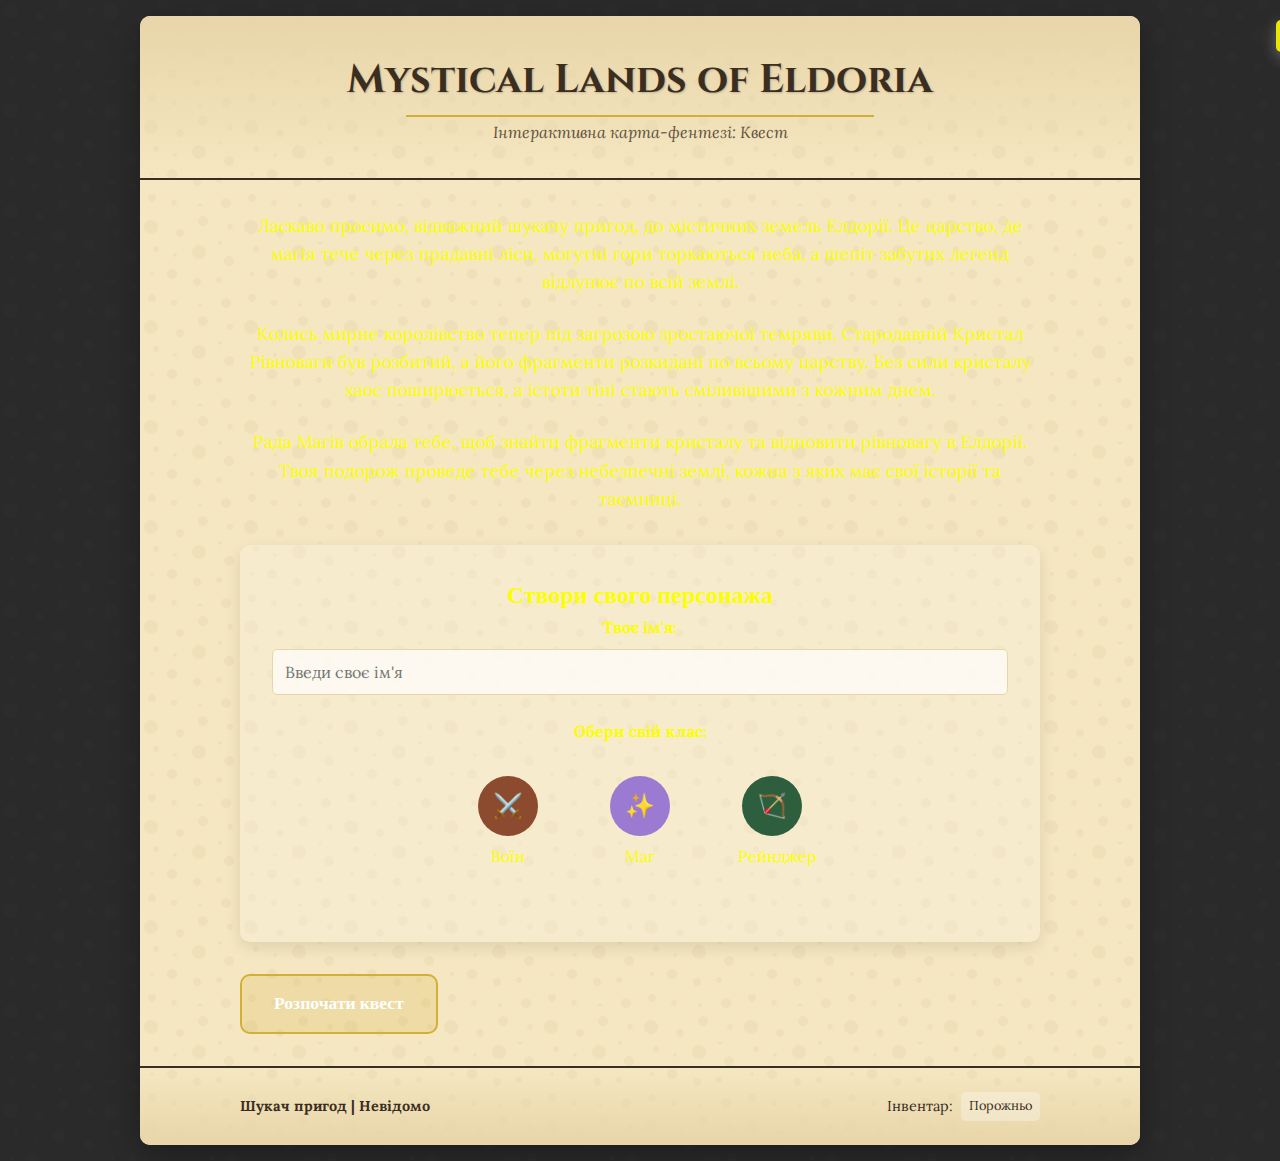
<file: index.html>
<!DOCTYPE html>
<html lang="uk">
<head>
    <meta charset="UTF-8">
    <meta name="viewport" content="width=device-width, initial-scale=1.0">
    <title>Містичні Землі Елдорії - Інтерактивний Квест на Мапі</title>
    <link rel="preconnect" href="https://fonts.googleapis.com">
    <link rel="preconnect" href="https://fonts.gstatic.com" crossorigin>
    <link href="https://fonts.googleapis.com/css2?family=Cinzel:wght@400;700&family=Lora:ital@0;1&display=swap" rel="stylesheet">
    <link rel="stylesheet" href="styles.css">
</head>
<body>

    <div class="game-container">
        <header>
            <h1>Mystical Lands of Eldoria</h1>
            <div class="subtitle">Інтерактивна карта-фентезі: Квест</div>
        </header>
        <main>
            <!-- Початковий екран -->
            <div class="game-screen start-screen active" id="start-screen">
                <p>Ласкаво просимо, відважний шукачу пригод, до містичних земель Елдорії. Це царство, де магія тече через прадавні ліси, могутні гори торкаються неба, а шепіт забутих легенд відлунює по всій землі.</p>
                
                <p>Колись мирне королівство тепер під загрозою зростаючої темряви. Стародавній Кристал Рівноваги був розбитий, а його фрагменти розкидані по всьому царству. Без сили кристалу хаос поширюється, а істоти тіні стають сміливішими з кожним днем.</p>
                
                <p>Рада Магів обрала тебе, щоб знайти фрагменти кристалу та відновити рівновагу в Елдорії. Твоя подорож проведе тебе через небезпечні землі, кожна з яких має свої історії та таємниці.</p>
                
                <div class="character-creation">
                    <h2>Створи свого персонажа</h2>
                    
                    <div class="input-group">
                        <label for="player-name">Твоє ім'я:</label>
                        <input type="text" id="player-name" placeholder="Введи своє ім'я">
                    </div>
                    
                    <div class="input-group">
                        <label>Обери свій клас:</label>
                        <div class="class-selection">
                            <div class="class-option" data-class="Воїн">
                                <div class="class-icon warrior-icon">⚔️</div>
                                <span>Воїн</span>
                            </div>
                            <div class="class-option" data-class="Маг">
                                <div class="class-icon mage-icon">✨</div>
                                <span>Маг</span>
                            </div>
                            <div class="class-option" data-class="Рейнджер">
                                <div class="class-icon ranger-icon">🏹</div>
                                <span>Рейнджер</span>
                            </div>
                        </div>
                    </div>
                </div>
                
                <button id="start-quest" class="choice-btn primary-btn">Розпочати квест</button>
            </div>
            
            <!-- Екран мапи -->
            <div class="game-screen" id="map-screen">
                <div class="map-container">
                    <div class="map-image">
                        <!-- Регіони на мапі -->
                        <div class="map-region forest-region" data-region="forest">
                            <span>Шепочучі Ліси</span>
                        </div>
                        
                        <div class="map-region mountain-region" data-region="mountain">
                            <span>Драконячі Вершини</span>
                        </div>
                        
                        <div class="map-region coastal-region" data-region="coastal">
                            <span>Сапфірові Береги</span>
                        </div>
                        
                        <div class="map-region desert-region" data-region="desert">
                            <span>Сонячні Піски</span>
                        </div>
                        
                        <div class="map-region castle-region" data-region="castle">
                            <span>Кришталева Цитадель</span>
                        </div>
                    </div>
                </div>
                
                <div class="story-container">
                    <div class="story-text">
                        <p>Перед тобою розкинулось царство Елдорії, земля стародавньої магії та забутих легенд. Кожен регіон містить фрагмент Кристалу Рівноваги, який чекає на своє відкриття.</p>
                        <p>Натисни на будь-який регіон, щоб розпочати там свою пригоду. Обирай мудро, бо кожен шлях має унікальні випробування та винагороди.</p>
                        <p class="quest-prompt">Де розпочнеться твоя подорож?</p>
                    </div>
                </div>
            </div>
            
            <!-- Екран лісового регіону -->
            <div class="game-screen" id="forest-screen">
                <div class="story-container">
                    <div class="story-image" style="background-color: var(--forest);"></div>
                    <div class="story-text">
                        <p>Шепочучі Ліси огортають тебе своїми прадавніми обіймами. Величезні дерева височіють над головою, їхні крони фільтрують сонячне світло, створюючи плямисті візерунки на вкритій мохом землі. Повітря насичене запахом землі та рослин.</p>
                        
                        <p>Заглиблюючись далі, ти починаєш чути шепіт — не від якогось видимого джерела, а від самого лісу. Дерева, здається, спілкуються, їхнє листя шелестить таємницями.</p>
                        
                        <p>Раптом ти натрапляєш на розвилку шляху:</p>
                        
                        <p><strong>Ліворуч</strong> вузька стежка звивається між стародавніми дубами. Стежку освітлюють світні гриби, пульсуючи ефірним блакитним світлом.</p>
                        
                        <p><strong>Праворуч</strong> ширша стежка веде до того, що здається галявиною. Ти бачиш сонячне світло, що струмує вниз, освітлюючи коло стоячих каменів.</p>
                        
                        <p class="quest-prompt">Яким шляхом ти підеш?</p>
                    </div>
                </div>
                
                <div class="choices-container">
                    <button class="choice-btn" data-target="forest-mushroom">
                        <span class="choice-icon forest-icon">🍄</span>
                        <div class="choice-text">
                            <h3>Слідувати за Грибною Стежкою</h3>
                            <p>Світні гриби можуть привести до чогось магічного.</p>
                        </div>
                    </button>
                    
                    <button class="choice-btn" data-target="forest-stones">
                        <span class="choice-icon forest-icon">🗿</span>
                        <div class="choice-text">
                            <h3>Прямувати до Кам'яного Кола</h3>
                            <p>Стародавні камені можуть містити ключ до знаходження фрагмента кристалу.</p>
                        </div>
                    </button>
                    
                    <button class="choice-btn" data-target="map-screen">
                        <span class="choice-icon return-icon">🗺️</span>
                        <div class="choice-text">
                            <h3>Повернутися до Мапи</h3>
                            <p>Цей ліс здається надто небезпечним. Краще спробувати інший регіон.</p>
                        </div>
                    </button>
                </div>
            </div>
            
            <!-- Ліс - Грибна Стежка -->
            <div class="game-screen" id="forest-mushroom">
                <div class="story-container">
                    <div class="story-image" style="background-color: var(--crystal);"></div>
                    <div class="story-text">
                        <p>Світні гриби освітлюють твій шлях ефірним блакитним світлом. Слідуючи за їхньою стежкою глибше в ліс, дерева стають ближче одне до одного, а крони згущуються над головою, блокуючи небо.</p>
                        
                        <p>Сяйво грибів посилюється, відкидаючи моторошні тіні, які, здається, рухаються власним життям. Шепіт лісу стає гучнішим, майже зрозумілим тепер.</p>
                        
                        <p>Раптом ти виходиш на невелику галявину, де домінує величезне, стародавнє дерево. Його стовбур ширший за будинок, а гілки сягають у темряву поза видимістю. Кора дерева світиться тим самим блакитним світлом, що й гриби.</p>
                        
                        <p>Біля підніжжя дерева сидить фігура — маленька, зморшкувата, зі шкірою, як кора, і волоссям, як мох. Лісовий охоронець дивиться на тебе очима, що відбивають блакитне сяйво навколо.</p>
                        
                        <p>"Мало хто знаходить цей шлях," говорить охоронець голосом, схожим на шелест листя. "Що ти шукаєш у серці Шепочучих Лісів?"</p>
                    </div>
                </div>
                
                <div class="choices-container">
                    <button class="choice-btn" data-target="forest-crystal">
                        <span class="choice-icon forest-icon">🔮</span>
                        <div class="choice-text">
                            <h3>Сказати правду</h3>
                            <p>Пояснити свій квест з пошуку Кристалу Рівноваги та відновлення гармонії в Елдорії.</p>
                        </div>
                    </button>
                    
                    <button class="choice-btn" data-target="forest-lie">
                        <span class="choice-icon forest-icon">🎭</span>
                        <div class="choice-text">
                            <h3>Приховати свою мету</h3>
                            <p>Заявити, що ти просто мандрівник, який заблукав у лісі.</p>
                        </div>
                    </button>
                    
                    <button class="choice-btn" data-target="forest-screen">
                        <span class="choice-icon return-icon">🔙</span>
                        <div class="choice-text">
                            <h3>Повернутися до розвилки в лісі</h3>
                            <p>Відступити і спробувати інший шлях.</p>
                        </div>
                    </button>
                </div>
            </div>
            
            <!-- Ліс - Кам'яне Коло -->
            <div class="game-screen" id="forest-stones">
                <div class="story-container">
                    <div class="story-image" style="background-color: var(--forest);"></div>
                    <div class="story-text">
                        <p>Ти виходиш на ідеально круглу галявину, де стародавні стоячі камені утворюють досконале коло. Кожен камінь вдвічі вищий за тебе, вкритий мохом і дивними символами, які, здається, зміщуються, коли ти не дивишся на них прямо.</p>
                        
                        <p>У центрі кола стоїть кам'яний вівтар, омитий променем сонячного світла, який якимось чином проникає крізь густу лісову крону. Повітря тут відчувається зарядженим стародавньою магією.</p>
                        
                        <p>Коли ти ступаєш між каменями і входиш у коло, ліс повністю замовкає. Жоден птах не співає, жоден листок не шелестить. Ніби ти ступив у кишеню часу, відокремлену від зовнішнього світу.</p>
                        
                        <p>На вівтарі ти помічаєш три невеликі заглиблення, розташовані трикутником. Здається, вони чекають, щоб у них щось поклали.</p>
                        
                        <p class="quest-prompt">Що ти робитимеш?</p>
                    </div>
                </div>
                
                <div class="choices-container">
                    <button class="choice-btn" data-target="forest-crystal">
                        <span class="choice-icon forest-icon">📜</span>
                        <div class="choice-text">
                            <h3>Вивчити символи</h3>
                            <p>Дослідити дивні позначки на стоячих каменях.</p>
                        </div>
                    </button>
                    
                    <button class="choice-btn" data-target="forest-crystal">
                        <span class="choice-icon forest-icon">🏛️</span>
                        <div class="choice-text">
                            <h3>Підійти до вівтаря</h3>
                            <p>Дослідити кам'яний вівтар у центрі кола.</p>
                        </div>
                    </button>
                    
                    <button class="choice-btn" data-target="forest-screen">
                        <span class="choice-icon return-icon">🔙</span>
                        <div class="choice-text">
                            <h3>Повернутися до розвилки в лісі</h3>
                            <p>Це місце здається надто дивним. Краще спробувати інший шлях.</p>
                        </div>
                    </button>
                </div>
            </div>
            
            <!-- Ліс - Знайдено кристал -->
            <div class="game-screen" id="forest-crystal">
                <div class="story-container">
                    <div class="story-image" style="background-color: var(--crystal);"></div>
                    <div class="story-text">
                        <p>Стародавня магія кружляє навколо тебе, і перед твоїми очима матеріалізується світний фрагмент кристалу. Він пульсує зеленою енергією, резонуючи з життєвою силою лісу.</p>
                        
                        <p>Коли ти простягаєш руку і береш кристал, енергія проходить через твоє тіло, відчуття, яке змушує тебе відчувати більший зв'язок зі світом навколо. Фрагмент кристалу пульсує світлом у ритмі з твоїм серцебиттям.</p>
                        
                        <p>"Ти довів свою гідність," шепоче голос крізь дерева. "Цей фрагмент Кристалу Рівноваги резонує з твоїм духом. Він добре служитиме тобі в твоїй подорожі."</p>
                        
                        <p>Голос затихає, але знання залишається. "Два фрагменти залишаються. Шукай їх у горах і морі. Коли всі три об'єднаються, повернись до Цитаделі, де кристал був вперше розбитий."</p>
                        
                        <p class="quest-prompt">Ти отримав Лісовий Фрагмент Кристалу!</p>
                    </div>
                </div>
                
                <div class="choices-container">
                    <button class="choice-btn" data-target="map-screen">
                        <span class="choice-icon return-icon">🗺️</span>
                        <div class="choice-text">
                            <h3>Повернутися до Мапи</h3>
                            <p>Продовжити свій квест за рештою фрагментів кристалу.</p>
                        </div>
                    </button>
                </div>
            </div>
            
            <!-- Ліс - Результат брехні -->
            <div class="game-screen" id="forest-lie">
                <div class="story-container">
                    <div class="story-image" style="background-color: var(--forest);"></div>
                    <div class="story-text">
                        <p>Ти стверджуєш, що ти простий мандрівник, який заблукав у величезному лісі. Очі охоронця трохи звужуються, і блакитне сяйво навколо них тьмяніє.</p>
                        
                        <p>"Дерева шепочуть мені правду, мандрівнику," тихо каже охоронець. "І вони кажуть мені, що ти не чесний. Ліс не відкриває своє серце тим, хто приховує свої наміри."</p>
                        
                        <p>Охоронець піднімається, на диво високий тепер. "Повертайся, коли будеш готовий говорити з правдою в серці. До тих пір глибші шляхи Шепочучих Лісів закриті для тебе."</p>
                        
                        <p>Жестом охоронець змушує світні гриби потьмяніти, залишаючи тебе майже в темряві. Коли твої очі пристосовуються, ти виявляєш себе знову на розвилці шляху, ніби ти ніколи не йшов.</p>
                        
                        <p class="quest-prompt">Охоронець відправив тебе назад. Що ти робитимеш тепер?</p>
                    </div>
                </div>
                
                <div class="choices-container">
                    <button class="choice-btn" data-target="forest-screen">
                        <span class="choice-icon return-icon">🔙</span>
                        <div class="choice-text">
                            <h3>Повернутися до розвилки в лісі</h3>
                            <p>Спробувати інший підхід або шлях.</p>
                        </div>
                    </button>
                    
                    <button class="choice-btn" data-target="map-screen">
                        <span class="choice-icon return-icon">🗺️</span>
                        <div class="choice-text">
                            <h3>Повернутися до Мапи</h3>
                            <p>Цей ліс надто таємничий. Краще спробувати інший регіон.</p>
                        </div>
                    </button>
                </div>
            </div>
            
            <!-- Гірський регіон -->
            <div class="game-screen" id="mountain-screen">
                <div class="story-container">
                    <div class="story-image" style="background-color: var(--mountain);"></div>
                    <div class="story-text">
                        <p>Шлях до Драконячих Вершин стає крутішим з кожним кроком. Холодні вітри шмагають тебе, коли ти піднімаєшся вище, і повітря стає розрідженим. Далеко внизу ти бачиш ліси та рівнини Елдорії, що простягаються до горизонту.</p>
                        
                        <p>Після годин підйому ти досягаєш плато, де шлях розділяється. На розвилці стоїть вивітрений знак, його напис вицвів, але все ще читабельний.</p>
                        
                        <p>Один шлях веде вгору до зубчастої вершини. Згідно зі знаком, це шлях до Драконячого Гнізда, де, як кажуть, живе легендарний дракон Вогнекіготь.</p>
                        
                        <p>Інший шлях веде в бік гори — вхід до покинутих гномських шахт. Темний отвір частково обвалився, але здається, є достатньо місця, щоб увійти.</p>
                        
                        <p class="quest-prompt">Яким шляхом ти підеш?</p>
                    </div>
                </div>
                
                <div class="choices-container">
                    <button class="choice-btn" data-target="mountain-crystal">
                        <span class="choice-icon mountain-icon">🐉</span>
                        <div class="choice-text">
                            <h3>Піднятися до Драконячого Гнізда</h3>
                            <p>Відважитися на небезпечну вершину, щоб знайти легендарного дракона.</p>
                        </div>
                    </button>
                    
                    <button class="choice-btn" data-target="mountain-crystal">
                        <span class="choice-icon mountain-icon">⛏️</span>
                        <div class="choice-text">
                            <h3>Увійти до Гномських Шахт</h3>
                            <p>Дослідити покинуті тунелі під горою.</p>
                        </div>
                    </button>
                    
                    <button class="choice-btn" data-target="map-screen">
                        <span class="choice-icon return-icon">🗺️</span>
                        <div class="choice-text">
                            <h3>Повернутися до Мапи</h3>
                            <p>Гора здається надто небезпечною. Краще спробувати інший регіон.</p>
                        </div>
                    </button>
                </div>
            </div>
            
            <!-- Гори - Знайдено кристал -->
            <div class="game-screen" id="mountain-crystal">
                <div class="story-container">
                    <div class="story-image" style="background-color: var(--mountain);"></div>
                    <div class="story-text">
                        <p>Після складної подорожі через гору ти відкриваєш приховану камеру, де стародавня магія зберегла фрагмент Кристалу Рівноваги.</p>
                        
                        <p>Кристальний осколок світиться сріблясто-блакитним світлом, пульсуючи зі стійкою силою самих гір. Коли ти простягаєш руку, щоб взяти його, ти відчуваєш приплив сили, що проходить крізь тебе.</p>
                        
                        <p>Кристал резонує з твоїм дотиком, і ти чуєш відлуння стародавніх голосів у своєму розумі: "Другий фрагмент твій, шукачу. Знайди третій у глибинах моря, потім повернись до Цитаделі, де кристал був вперше розбитий."</p>
                        
                        <p>Голоси затихають, але кристал продовжує пульсувати енергією в твоїй руці, маяк надії для проблемної землі Елдорії.</p>
                        
                        <p class="quest-prompt">Ти отримав Гірський Фрагмент Кристалу!</p>
                    </div>
                </div>
                
                <div class="choices-container">
                    <button class="choice-btn" data-target="map-screen">
                        <span class="choice-icon return-icon">🗺️</span>
                        <div class="choice-text">
                            <h3>Повернутися до Мапи</h3>
                            <p>Продовжити свій квест за останнім фрагментом кристалу.</p>
                        </div>
                    </button>
                </div>
            </div>
            
            <!-- Прибережний регіон -->
            <div class="game-screen" id="coastal-screen">
                <div class="story-container">
                    <div class="story-image" style="background-color: var(--coastal);"></div>
                    <div class="story-text">
                        <p>Прибережне місто Сапфірові Береги з'являється перед тобою, коли ти долаєш останній пагорб. Білі будинки з блакитними дахами скупчуються навколо природної гавані, де рибальські човни м'яко погойдуються в бірюзових водах.</p>
                        
                        <p>Коли ти входиш у місто, запах солі та риби наповнює повітря. Місцеві жителі займаються своїми справами, лагодять сіті та продають денний улов. Кілька з них кидають на тебе цікаві погляди — незнайомці тут не часті гості.</p>
                        
                        <p>Ти помічаєш три цікаві місця: жвава прибережна таверна під назвою "Солона Чайка", таємничий магазин з вивіскою, що зображує щупальце, яке тримає кристал, і вивітрений рибалка, який сидить сам на пірсі і, здається, спостерігає за горизонтом з незвичайною інтенсивністю.</p>
                        
                        <p class="quest-prompt">Куди ти підеш спочатку?</p>
                    </div>
                </div>
                
                <div class="choices-container">
                    <button class="choice-btn" data-target="coastal-crystal">
                        <span class="choice-icon coastal-icon">🍺</span>
                        <div class="choice-text">
                            <h3>Відвідати "Солону Чайку"</h3>
                            <p>Таверни завжди хороші місця для інформації.</p>
                        </div>
                    </button>
                    
                    <button class="choice-btn" data-target="coastal-crystal">
                        <span class="choice-icon coastal-icon">🔮</span>
                        <div class="choice-text">
                            <h3>Увійти до Таємничого Магазину</h3>
                            <p>Вивіска з щупальцем і кристалом здається пов'язаною з твоїм квестом.</p>
                        </div>
                    </button>
                    
                    <button class="choice-btn" data-target="coastal-crystal">
                        <span class="choice-icon coastal-icon">🎣</span>
                        <div class="choice-text">
                            <h3>Підійти до Рибалки</h3>
                            <p>Він, здається, спостерігає за чимось конкретним.</p>
                        </div>
                    </button>
                    
                    <button class="choice-btn" data-target="map-screen">
                        <span class="choice-icon return-icon">🗺️</span>
                        <div class="choice-text">
                            <h3>Повернутися до Мапи</h3>
                            <p>Нічого цікавого тут. Краще спробувати інший регіон.</p>
                        </div>
                    </button>
                </div>
            </div>
            
            <!-- Узбережжя - Знайдено кристал -->
            <div class="game-screen" id="coastal-crystal">
                <div class="story-container">
                    <div class="story-image" style="background-color: var(--coastal);"></div>
                    <div class="story-text">
                        <p>Твоя подорож вздовж узбережжя приводить тебе до прихованої бухти, де хвилі вирізали таємничий грот у скелях. Всередині, освітлений ефірним сяйвом біолюмінесцентних водоростей, ти знаходиш третій фрагмент Кристалу Рівноваги.</p>
                        
                        <p>Цей осколок світиться глибоким лазуровим світлом, що тече і змінюється, як самі припливи. Коли ти простягаєш руку, щоб взяти його, кристал піднімається зі свого місця і пливе в твою руку.</p>
                        
                        <p>Прохолодна енергія омиває тебе, як ніжна хвиля, і ти чуєш віддалений звук голосів, що несуться на морському бризі: "Останній фрагмент твій. Повертайся тепер до Кришталевої Цитаделі, де три мають знову стати одним."</p>
                        
                        <p>Кристал пульсує в твоїй руці, резонуючи з іншими фрагментами, які ти зібрав. Ти відчуваєш, як накопичується сила, чекаючи на об'єднання.</p>
                        
                        <p class="quest-prompt">Ти отримав Прибережний Фрагмент Кристалу!</p>
                    </div>
                </div>
                
                <div class="choices-container">
                    <button class="choice-btn" data-target="map-screen">
                        <span class="choice-icon return-icon">🗺️</span>
                        <div class="choice-text">
                            <h3>Повернутися до Мапи</h3>
                            <p>Час вирушати до Кришталевої Цитаделі.</p>
                        </div>
                    </button>
                </div>
            </div>
            
            <!-- Пустельний регіон -->
            <div class="game-screen" id="desert-screen">
                <div class="story-container">
                    <div class="story-image" style="background-color: var(--desert);"></div>
                    <div class="story-text">
                        <p>Палюча спека Сонячних Пісків вдаряє тебе, як стіна, коли ти входиш у величезну пустелю. Золоті дюни простягаються, наскільки сягає око, мерехтячи під невблаганним сонцем. Повітря сухе, і кожен подих відчувається як вогонь у твоїх легенях.</p>
                        
                        <p>Вдалині ти помічаєш караван торговців, що прокладає свій шлях через піски. Їхні барвисті намети і прапори виділяються на тлі одноманітного ландшафту.</p>
                        
                        <p>На сході дивне скельне утворення піднімається з пустельної підлоги. Воно нагадує величезну руку, що тягнеться до неба, і, здається, відкидає тінь, яка неприродно довга.</p>
                        
                        <p>Прямо попереду, напівзакопаний у піску, ти можеш розрізнити те, що здається входом до стародавнього храму, його кам'яний дверний проріз прикрашений вицвілими ієрогліфами.</p>
                        
                        <p class="quest-prompt">Куди ти підеш?</p>
                    </div>
                </div>
                
                <div class="choices-container">
                    <button class="choice-btn" data-target="map-screen">
                        <span class="choice-icon desert-icon">🐪</span>
                        <div class="choice-text">
                            <h3>Підійти до Каравану</h3>
                            <p>Торговці можуть мати цінну інформацію або припаси.</p>
                        </div>
                    </button>
                    
                    <button class="choice-btn" data-target="map-screen">
                        <span class="choice-icon desert-icon">🗿</span>
                        <div class="choice-text">
                            <h3>Дослідити Скельне Утворення</h3>
                            <p>Неприродна тінь свідчить про те, що в ньому може бути більше, ніж здається на перший погляд.</p>
                        </div>
                    </button>
                    
                    <button class="choice-btn" data-target="map-screen">
                        <span class="choice-icon desert-icon">🏛️</span>
                        <div class="choice-text">
                            <h3>Дослідити Стародавній Храм</h3>
                            <p>Храм може містити стародавні таємниці та скарби.</p>
                        </div>
                    </button>
                    
                    <button class="choice-btn" data-target="map-screen">
                        <span class="choice-icon return-icon">🗺️</span>
                        <div class="choice-text">
                            <h3>Повернутися до Мапи</h3>
                            <p>Спека нестерпна. Краще спробувати інший регіон.</p>
                        </div>
                    </button>
                </div>
            </div>
            
            <!-- Регіон замку -->
            <div class="game-screen" id="castle-screen">
                <div class="story-container">
                    <div class="story-image" style="background-color: var(--castle);"></div>
                    <div class="story-text">
                        <p>Кришталева Цитадель стоїть перед тобою, диво архітектури та магії. Шпилі з кристалу та каменю тягнуться до неба, ловлячи сонячне світло і заломлюючи його в тисячі райдужних візерунків, що танцюють по подвір'ю.</p>
                        
                        <p>Цитадель колись була місцем влади для Ради Магів, але тепер вона стоїть моторошно тихо. Масивні ворота відкриті, але жодна варта не стоїть на сторожі. Щось явно не так.</p>
                        
                        <p>Коли ти наближаєшся, ти помічаєш три можливі входи: головні ворота ведуть до великої зали, бічні двері, здається, ведуть до бібліотечної вежі, а частково прихований сходи спускається в те, що має бути підземеллями цитаделі.</p>
                        
                        <p class="quest-prompt">Який вхід ти обереш?</p>
                    </div>
                </div>
                
                <div class="choices-container">
                    <button class="choice-btn" data-target="castle-finale">
                        <span class="choice-icon castle-icon">🏰</span>
                        <div class="choice-text">
                            <h3>Увійти до Великої Зали</h3>
                            <p>Найпрямішим шляхом можна знайти відповіді про зниклих магів.</p>
                        </div>
                    </button>
                    
                    <button class="choice-btn" data-target="castle-finale">
                        <span class="choice-icon castle-icon">📚</span>
                        <div class="choice-text">
                            <h3>Піднятися до Бібліотечної Вежі</h3>
                            <p>Стародавні томи можуть містити інформацію про Кристал Рівноваги.</p>
                        </div>
                    </button>
                    
                    <button class="choice-btn" data-target="castle-finale">
                        <span class="choice-icon castle-icon">🔒</span>
                        <div class="choice-text">
                            <h3>Спуститися до Підземель</h3>
                            <p>Щось цінне може бути приховане в глибинах цитаделі.</p>
                        </div>
                    </button>
                    
                    <button class="choice-btn" data-target="map-screen">
                        <span class="choice-icon return-icon">🗺️</span>
                        <div class="choice-text">
                            <h3>Повернутися до Мапи</h3>
                            <p>Покинута цитадель здається надто небезпечною. Краще спробувати інший регіон.</p>
                        </div>
                    </button>
                </div>
            </div>
            
            <!-- Замок - Фінал -->
            <div class="game-screen" id="castle-finale">
                <div class="story-container">
                    <div class="story-image" style="background-color: var(--crystal);"></div>
                    <div class="story-text">
                        <p>Твоя подорож через Кришталеву Цитадель приводить тебе до величної центральної зали. Промінь світла сяє вниз з кришталевого купола високо вгорі, освітлюючи п'єдестал у центрі кімнати.</p>
                        
                        <p>П'єдестал має три заглиблення, ідеально сформовані, щоб тримати фрагменти кристалу, які ти зібрав. Коли ти наближаєшся, фрагменти починають світитися і вібрувати, резонуючи з енергією цього священного місця.</p>
                        
                        <p>Ти кладеш кожен фрагмент у відповідне заглиблення. У момент, коли третій фрагмент торкається п'єдесталу, сліпуче світло заповнює залу. Фрагменти піднімаються в повітря, обертаючись і зливаючись разом, поки не утворюють єдиний, досконалий кристал.</p>
                        
                        <p>Відновлений Кристал Рівноваги пульсує силою, посилаючи хвилі цілющої енергії по всій Елдорії. Ти можеш відчути, як сама земля відповідає, коли рівновага починає повертатися до проблемного царства.</p>
                        
                        <p>Перед тобою з'являється мерехтлива фігура — дух самого Кристалу, що приймає людську форму.</p>
                        
                        <p>"Чемпіоне Елдорії," говорить дух, його голос як дзвін кристалу. "Ти відновив те, що було розбито, і приніс рівновагу світу на межі хаосу. Царство зцілиться, і мир повернеться."</p>
                        
                        <p>"Твоє ім'я буде пам'ятатися в піснях і історіях Елдорії протягом поколінь."</p>
                        
                        <p class="quest-prompt">Вітаємо! Ти завершив свій квест і відновив рівновагу в Елдорії!</p>
                    </div>
                </div>
                
                <div class="choices-container">
                    <button class="choice-btn" data-target="start-screen">
                        <span class="choice-icon return-icon">🔄</span>
                        <div class="choice-text">
                            <h3>Розпочати Нову Пригоду</h3>
                            <p>Почати новий квест з іншим персонажем.</p>
                        </div>
                    </button>
                </div>
            </div>
        </main>
        
        <footer>
            <div class="game-status">
                <div id="player-stats">
                    <span id="player-name-display">Шукач пригод</span> | 
                    <span id="player-class-display">Невідомо</span>
                </div>
                <div id="inventory">
                    <span>Інвентар:</span>
                    <ul id="inventory-list">
                        <li>Порожньо</li>
                    </ul>
                </div>
            </div>
        </footer>
    </div>
    
    <div id="notification" class="notification"></div>
    
    <script>
        // Стан гри
        const gameState = {
            playerName: "Шукач пригод",
            playerClass: "Невідомо",
            inventory: [],
            visitedLocations: []
        };
        
        // DOM Елементи
        const startQuestBtn = document.getElementById('start-quest');
        const playerNameInput = document.getElementById('player-name');
        const classOptions = document.querySelectorAll('.class-option');
        const choiceButtons = document.querySelectorAll('.choice-btn');
        const playerNameDisplay = document.getElementById('player-name-display');
        const playerClassDisplay = document.getElementById('player-class-display');
        const inventoryList = document.getElementById('inventory-list');
        const notification = document.getElementById('notification');
        
        // Ініціалізація гри
        function initGame() {
            // Вибір класу
            classOptions.forEach(option => {
                option.addEventListener('click', function() {
                    classOptions.forEach(opt => opt.classList.remove('selected'));
                    this.classList.add('selected');
                    gameState.playerClass = this.getAttribute('data-class');
                });
            });
            
            // Кнопка початку квесту
            startQuestBtn.addEventListener('click', function() {
                const playerName = playerNameInput.value.trim();
                if (playerName === "") {
                    showNotification("Будь ласка, введіть своє ім'я перед початком квесту.");
                    return;
                }
                
                if (!gameState.playerClass) {
                    showNotification("Будь ласка, оберіть свій клас перед початком квесту.");
                    return;
                }
                
                gameState.playerName = playerName;
                playerNameDisplay.textContent = gameState.playerName;
                playerClassDisplay.textContent = gameState.playerClass;
                
                showScreen('map-screen');
                saveGameState();
            });
            
            // Кнопки вибору
            document.addEventListener('click', function(e) {
                const button = e.target.closest('.choice-btn');
                if (button) {
                    const targetScreen = button.getAttribute('data-target');
                    if (targetScreen) {
                        // Перевірка, чи цей вибір дає предмет
                        if (targetScreen.includes('crystal') && !gameState.inventory.includes(`${targetScreen.split('-')[0]} Фрагмент Кристалу`)) {
                            addToInventory(`${targetScreen.split('-')[0]} Фрагмент Кристалу`);
                        }
                        
                        showScreen(targetScreen);
                    }
                }
            });
            
            // Кліки по регіонах на мапі
            document.querySelectorAll('.map-region').forEach(region => {
                region.addEventListener('click', function() {
                    const regionId = this.getAttribute('data-region');
                    showScreen(`${regionId}-screen`);
                    
                    if (!gameState.visitedLocations.includes(regionId)) {
                        gameState.visitedLocations.push(regionId);
                        saveGameState();
                    }
                });
            });
            
            // Завантаження стану гри, якщо існує
            loadGameState();
        }
        
        // Показати екран
        function showScreen(screenId) {
            document.querySelectorAll('.game-screen').forEach(screen => {
                screen.classList.remove('active');
            });
            
            const targetScreen = document.getElementById(screenId);
            if (targetScreen) {
                targetScreen.classList.add('active');
            }
        }
        
        // Додати предмет до інвентаря
        function addToInventory(item) {
            if (!gameState.inventory.includes(item)) {
                gameState.inventory.push(item);
                updateInventoryDisplay();
                showNotification(`Предмет отримано: ${item}`);
                saveGameState();
            }
        }
        
        // Оновити відображення інвентаря
        function updateInventoryDisplay() {
            inventoryList.innerHTML = '';
            
            if (gameState.inventory.length === 0) {
                const emptyItem = document.createElement('li');
                emptyItem.textContent = 'Порожньо';
                inventoryList.appendChild(emptyItem);
            } else {
                gameState.inventory.forEach(item => {
                    const listItem = document.createElement('li');
                    listItem.textContent = item;
                    inventoryList.appendChild(listItem);
                });
            }
        }
        
        // Показати сповіщення
        function showNotification(message) {
            notification.textContent = message;
            notification.classList.add('show');
            
            setTimeout(() => {
                notification.classList.remove('show');
            }, 3000);
        }
        
        // Зберегти стан гри
        function saveGameState() {
            localStorage.setItem('fantasyQuestState', JSON.stringify(gameState));
        }
        
        // Завантажити стан гри
        function loadGameState() {
            const savedState = localStorage.getItem('fantasyQuestState');
            if (savedState) {
                const parsedState = JSON.parse(savedState);
                gameState.playerName = parsedState.playerName || "Шукач пригод";
                gameState.playerClass = parsedState.playerClass || "Невідомо";
                gameState.inventory = parsedState.inventory || [];
                gameState.visitedLocations = parsedState.visitedLocations || [];
                
                playerNameDisplay.textContent = gameState.playerName;
                playerClassDisplay.textContent = gameState.playerClass;
                updateInventoryDisplay();
            }
        }
        
        // Ініціалізувати гру
        initGame();
    </script>
</body>
</html>
</file>
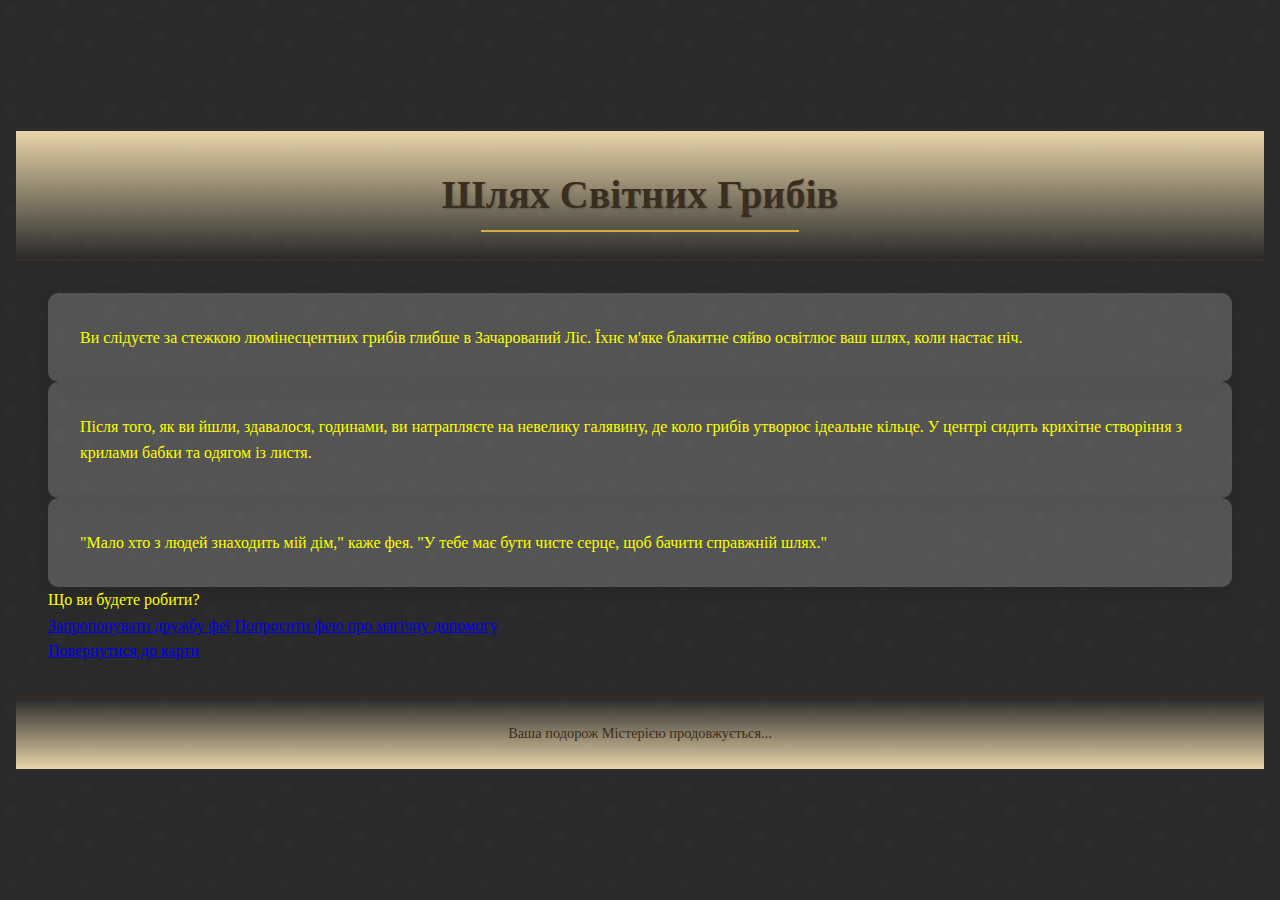
<file: forest-path1.html>
<!DOCTYPE html>
<html lang="uk">
<head>
    <meta charset="UTF-8">
    <meta name="viewport" content="width=device-width, initial-scale=1.0">
    <title>Слідуючи за світними грибами | Містерія</title>
    <link rel="stylesheet" href="styles.css">
</head>
<body class="story-page forest-theme">
    <div class="container">
        <header>
            <h1>Шлях Світних Грибів</h1>
        </header>

        <main>
            <div class="story-content">
                <p class="story-text">Ви слідуєте за стежкою люмінесцентних грибів глибше в Зачарований Ліс. Їхнє м'яке блакитне сяйво освітлює ваш шлях, коли настає ніч.</p>
                
                <p class="story-text">Після того, як ви йшли, здавалося, годинами, ви натрапляєте на невелику галявину, де коло грибів утворює ідеальне кільце. У центрі сидить крихітне створіння з крилами бабки та одягом із листя.</p>
                
                <p class="story-text">"Мало хто з людей знаходить мій дім," каже фея. "У тебе має бути чисте серце, щоб бачити справжній шлях."</p>
                
                <div class="choices">
                    <p>Що ви будете робити?</p>
                    <a href="fairy-friend.html" class="choice">Запропонувати дружбу феї</a>
                    <a href="fairy-request.html" class="choice">Попросити фею про магічну допомогу</a>
                </div>
                
                <a href="index.html" class="return-map">Повернутися до карти</a>
            </div>
        </main>

        <footer>
            <p>Ваша подорож Містерією продовжується...</p>
        </footer>
    </div>
</body>
</html>
</file>
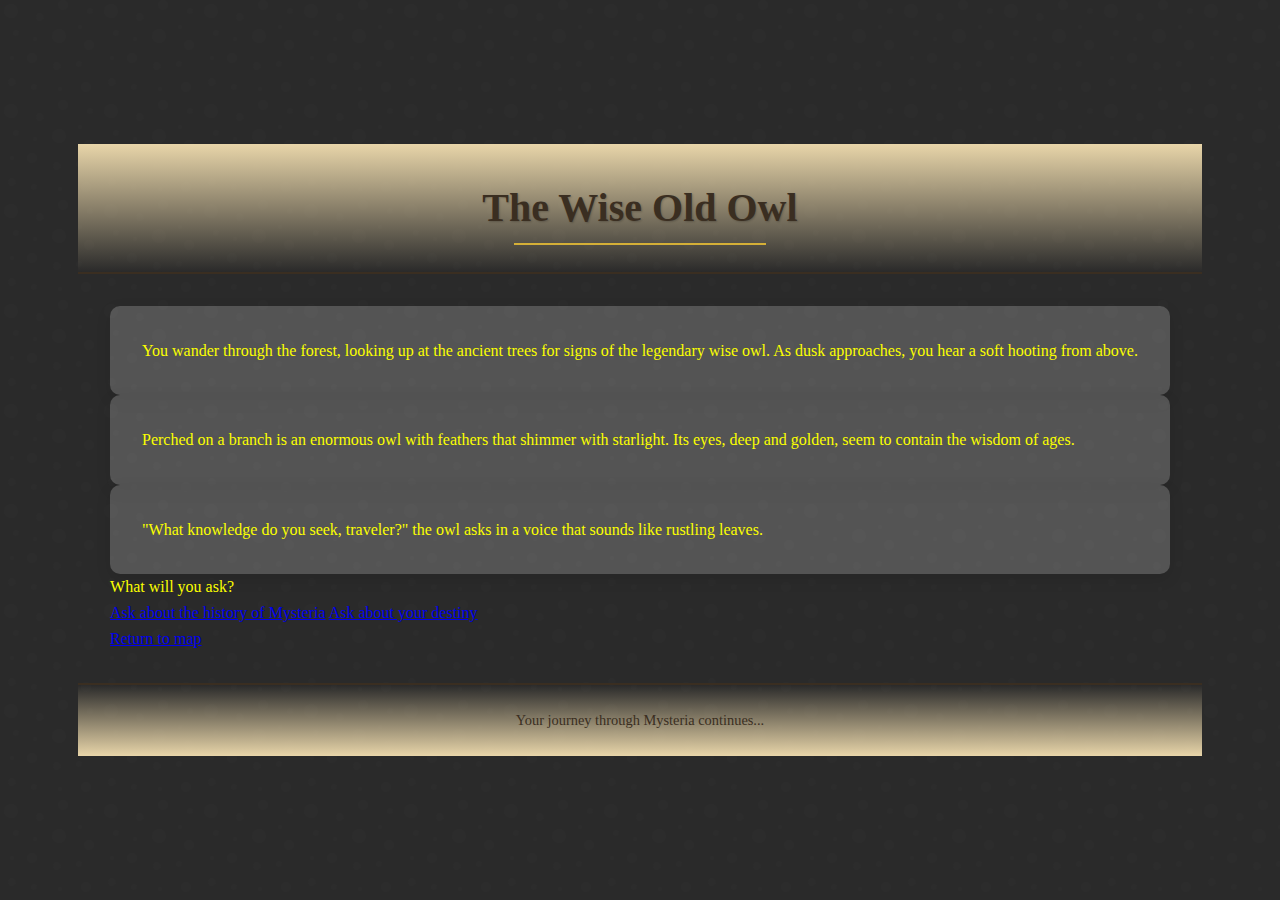
<file: forest-path2.html>
<!DOCTYPE html>
<html lang="en">
<head>
    <meta charset="UTF-8">
    <meta name="viewport" content="width=device-width, initial-scale=1.0">
    <title>Seeking the Wise Owl | Mysteria</title>
    <link rel="stylesheet" href="styles.css">
</head>
<body class="story-page forest-theme">
    <div class="container">
        <header>
            <h1>The Wise Old Owl</h1>
        </header>

        <main>
            <div class="story-content">
                <p class="story-text">You wander through the forest, looking up at the ancient trees for signs of the legendary wise owl. As dusk approaches, you hear a soft hooting from above.</p>
                
                <p class="story-text">Perched on a branch is an enormous owl with feathers that shimmer with starlight. Its eyes, deep and golden, seem to contain the wisdom of ages.</p>
                
                <p class="story-text">"What knowledge do you seek, traveler?" the owl asks in a voice that sounds like rustling leaves.</p>
                
                <div class="choices">
                    <p>What will you ask?</p>
                    <a href="owl-history.html" class="choice">Ask about the history of Mysteria</a>
                    <a href="owl-prophecy.html" class="choice">Ask about your destiny</a>
                </div>
                
                <a href="index.html" class="return-map">Return to map</a>
            </div>
        </main>

        <footer>
            <p>Your journey through Mysteria continues...</p>
        </footer>
    </div>
</body>
</html>
</file>
<file: styles.css>
:root {
    --parchment: #f5e7c1;
    --parchment-dark: #e8d5a9;
    --ink: #3a2e21;
    --light: #f8f0e3;
    --dark: #2a2a2a;
    --forest: #2d5f3e;
    --mountain: #6e7275;
    --coastal: #4a90a7;
    --desert: #d9b166;
    --crystal: #9b7ad1;
    --castle: #8c4b2e;
    --shadow: rgba(0, 0, 0, 0.3);
    --gold: #d4af37;
    --red: #a83232;
    --blue: #3a7ca5;
    --green: #3c8c5e;
    color: white;
}

* {
    margin: 0;
    padding: 0;
    box-sizing: border-box;
}

body {
    font-family: 'Lora', serif;
    color: var(--ink);
    background: var(--dark) url("data:image/svg+xml,%3Csvg width='100' height='100' viewBox='0 0 100 100' xmlns='http://www.w3.org/2000/svg'%3E%3Cpath d='M11 18c3.866 0 7-3.134 7-7s-3.134-7-7-7-7 3.134-7 7 3.134 7 7 7zm48 25c3.866 0 7-3.134 7-7s-3.134-7-7-7-7 3.134-7 7 3.134 7 7 7zm-43-7c1.657 0 3-1.343 3-3s-1.343-3-3-3-3 1.343-3 3 1.343 3 3 3zm63 31c1.657 0 3-1.343 3-3s-1.343-3-3-3-3 1.343-3 3 1.343 3 3 3zM34 90c1.657 0 3-1.343 3-3s-1.343-3-3-3-3 1.343-3 3 1.343 3 3 3zm56-76c1.657 0 3-1.343 3-3s-1.343-3-3-3-3 1.343-3 3 1.343 3 3 3zM12 86c2.21 0 4-1.79 4-4s-1.79-4-4-4-4 1.79-4 4 1.79 4 4 4zm28-65c2.21 0 4-1.79 4-4s-1.79-4-4-4-4 1.79-4 4 1.79 4 4 4zm23-11c2.76 0 5-2.24 5-5s-2.24-5-5-5-5 2.24-5 5 2.24 5 5 5zm-6 60c2.21 0 4-1.79 4-4s-1.79-4-4-4-4 1.79-4 4 1.79 4 4 4zm29 22c2.76 0 5-2.24 5-5s-2.24-5-5-5-5 2.24-5 5 2.24 5 5 5zM32 63c2.76 0 5-2.24 5-5s-2.24-5-5-5-5 2.24-5 5 2.24 5 5 5zm57-13c2.76 0 5-2.24 5-5s-2.24-5-5-5-5 2.24-5 5 2.24 5 5 5zm-9-21c1.105 0 2-.895 2-2s-.895-2-2-2-2 .895-2 2 .895 2 2 2zM60 91c1.105 0 2-.895 2-2s-.895-2-2-2-2 .895-2 2 .895 2 2 2zM35 41c1.105 0 2-.895 2-2s-.895-2-2-2-2 .895-2 2 .895 2 2 2zM12 60c1.105 0 2-.895 2-2s-.895-2-2-2-2 .895-2 2 .895 2 2 2z' fill='%23333333' fill-opacity='0.2' fill-rule='evenodd'/%3E%3C/svg%3E");
    line-height: 1.6;
    min-height: 100vh;
    display: flex;
    justify-content: center;
    align-items: center;
    padding: 1rem;
     
}

h1, h2, h3, h4 {
    font-family: 'Cinzel', serif;
    font-weight: 700;
}

/* Main Container */
.game-container {
    background-color: var(--parchment);
    background-image: url("data:image/svg+xml,%3Csvg width='100' height='100' viewBox='0 0 100 100' xmlns='http://www.w3.org/2000/svg'%3E%3Cpath d='M11 18c3.866 0 7-3.134 7-7s-3.134-7-7-7-7 3.134-7 7 3.134 7 7 7zm48 25c3.866 0 7-3.134 7-7s-3.134-7-7-7-7 3.134-7 7 3.134 7 7 7zm-43-7c1.657 0 3-1.343 3-3s-1.343-3-3-3-3 1.343-3 3 1.343 3 3 3zm63 31c1.657 0 3-1.343 3-3s-1.343-3-3-3-3 1.343-3 3 1.343 3 3 3zM34 90c1.657 0 3-1.343 3-3s-1.343-3-3-3-3 1.343-3 3 1.343 3 3 3zm56-76c1.657 0 3-1.343 3-3s-1.343-3-3-3-3 1.343-3 3 1.343 3 3 3zM12 86c2.21 0 4-1.79 4-4s-1.79-4-4-4-4 1.79-4 4 1.79 4 4 4zm28-65c2.21 0 4-1.79 4-4s-1.79-4-4-4-4 1.79-4 4 1.79 4 4 4zm23-11c2.76 0 5-2.24 5-5s-2.24-5-5-5-5 2.24-5 5 2.24 5 5 5zm-6 60c2.21 0 4-1.79 4-4s-1.79-4-4-4-4 1.79-4 4 1.79 4 4 4zm29 22c2.76 0 5-2.24 5-5s-2.24-5-5-5-5 2.24-5 5 2.24 5 5 5zM32 63c2.76 0 5-2.24 5-5s-2.24-5-5-5-5 2.24-5 5 2.24 5 5 5zm57-13c2.76 0 5-2.24 5-5s-2.24-5-5-5-5 2.24-5 5 2.24 5 5 5zm-9-21c1.105 0 2-.895 2-2s-.895-2-2-2-2 .895-2 2 .895 2 2 2zM60 91c1.105 0 2-.895 2-2s-.895-2-2-2-2 .895-2 2 .895 2 2 2zM35 41c1.105 0 2-.895 2-2s-.895-2-2-2-2 .895-2 2 .895 2 2 2zM12 60c1.105 0 2-.895 2-2s-.895-2-2-2-2 .895-2 2 .895 2 2 2z' fill='%23d5c49e' fill-opacity='0.2' fill-rule='evenodd'/%3E%3C/svg%3E");
    width: 100%;
    max-width: 1000px;
    min-height: 80vh;
    border-radius: 10px;
    box-shadow: 0 10px 30px rgba(0, 0, 0, 0.3);
    overflow: hidden;
    display: flex;
    flex-direction: column;
    position: relative;
}

/* Header */
header {
    text-align: center;
    padding: 2rem 1rem;
    background: linear-gradient(to bottom, var(--parchment-dark), transparent);
    border-bottom: 2px solid var(--ink);
    position: relative;
    z-index: 2;
}
.choice-btn{
color: white;
}
header h1 {
    font-size: 2.5rem;
    color: var(--ink);
    text-shadow: 1px 1px 2px rgba(0, 0, 0, 0.2);
    position: relative;
    display: inline-block;
}

header h1::after {
    content: '';
    position: absolute;
    bottom: -5px;
    left: 10%;
    width: 80%;
    height: 2px;
    background-color: var(--gold);
}

.subtitle {
    font-style: italic;
    opacity: 0.8;
    margin-top: 0.5rem;
}

/* Main Content */
main {
    flex-grow: 1;
    padding: 2rem;
    display: flex;
    flex-direction: column;
    gap: 2rem;
    position: relative;
    z-index: 2;
}

/* Game Screens */
.game-screen {
    display: none;
    opacity: 0;
    transition: opacity 0.5s ease;
}

.game-screen.active {
    display: block;
    opacity: 1;
}

/* Start Screen */
.start-screen {
    text-align: center;
    max-width: 800px;
    margin: 0 auto;
}

.start-screen p {
    margin-bottom: 1.5rem;
    font-size: 1.1rem;
}

.character-creation {
    background-color: rgba(255, 255, 255, 0.2);
    padding: 2rem;
    border-radius: 10px;
    margin: 2rem 0;
    box-shadow: 0 5px 15px rgba(0, 0, 0, 0.1);
}

.input-group {
    margin-bottom: 1.5rem;
}

.input-group label {
    display: block;
    margin-bottom: 0.5rem;
    font-weight: bold;
}

.input-group input {
    width: 100%;
    padding: 0.75rem;
    border: 1px solid var(--parchment-dark);
    border-radius: 5px;
    font-family: 'Lora', serif;
    font-size: 1rem;
    background-color: rgba(255, 255, 255, 0.7);
}

.class-selection {
    display: flex;
    justify-content: center;
    gap: 2rem;
    margin-top: 1rem;
}

.class-option {
    cursor: pointer;
    padding: 1rem;
    border-radius: 10px;
    transition: all 0.3s ease;
    text-align: center;
    width: 100px;
}

.class-option:hover {
    background-color: rgba(255, 255, 255, 0.3);
    transform: translateY(-5px);
}

.class-option.selected {
    background-color: rgba(253, 46, 46, 0.5);
    box-shadow: 0 0 10px rgba(253, 46, 46, 0.5);
}

.class-icon {
    width: 60px;
    height: 60px;
    margin: 0 auto 0.5rem;
    border-radius: 50%;
    display: flex;
    align-items: center;
    justify-content: center;
    font-size: 1.5rem;
    color: white;
}

.warrior-icon {
    background-color: var(--castle);
}

.mage-icon {
    background-color: var(--crystal);
}

.ranger-icon {
    background-color: var(--forest);
}

/* Map Screen */
.map-container {
    position: relative;
    width: 100%;
    height: 400px;
    background-color: var(--parchment);
    border-radius: 10px;
    box-shadow: 0 5px 15px rgba(0, 0, 0, 0.2);
    overflow: hidden;
}

.map-image {
    width: 100%;
    height: 100%;
    background-image: url('/placeholder.svg?height=400&width=800');
    background-size: cover;
    background-position: center;
    position: relative;
}

.map-region {
    position: absolute;
    cursor: pointer;
    border-radius: 50%;
    border: 2px solid rgba(255, 255, 255, 0.5);
    box-shadow: 0 0 10px rgba(0, 0, 0, 0.3);
    transition: all 0.3s ease;
    display: flex;
    align-items: center;
    justify-content: center;
    color: white;
    font-weight: bold;
    text-shadow: 0 0 3px black;
    font-family: 'Cinzel', serif;
}

.map-region:hover {
    transform: scale(1.1);
    box-shadow: 0 0 20px rgba(212, 175, 55, 0.5);
}

.forest-region {
    top: 30%;
    left: 25%;
    width: 80px;
    height: 80px;
    background-color: rgba(45, 95, 62, 0.7);
}

.mountain-region {
    top: 20%;
    right: 30%;
    width: 90px;
    height: 90px;
    background-color: rgba(110, 114, 117, 0.7);
}

.coastal-region {
    bottom: 25%;
    right: 20%;
    width: 70px;
    height: 70px;
    background-color: rgba(74, 144, 167, 0.7);
}

.desert-region {
    bottom: 30%;
    left: 30%;
    width: 75px;
    height: 75px;
    background-color: rgba(217, 177, 102, 0.7);
}

.castle-region {
    top: 50%;
    left: 50%;
    width: 100px;
    height: 100px;
    background-color: rgba(140, 75, 46, 0.7);
}

.region-name {
    font-size: 0.9rem;
    position: absolute;
    bottom: -25px;
    left: 50%;
    transform: translateX(-50%);
    white-space: nowrap;
    color: var(--ink);
    text-shadow: 1px 1px 2px rgba(255, 255, 255, 0.7);
}

/* Story Container */
.story-container {
    display: flex;
    flex-direction: column;
    gap: 1.5rem;
    max-width: 800px;
    margin: 0 auto;
}

.story-image {
    height: 200px;
    border-radius: 10px;
    background-size: cover;
    background-position: center;
    box-shadow: 0 5px 15px rgba(0, 0, 0, 0.2);
}

.story-text {
    background-color: rgba(255, 255, 255, 0.2);
    padding: 2rem;
    border-radius: 10px;
    box-shadow: 0 5px 15px rgba(0, 0, 0, 0.1);
}

.story-text p {
    margin-bottom: 1rem;
    font-size: 1.1rem;
}

.story-text p:last-child {
    margin-bottom: 0;
}

.quest-prompt {
    font-weight: bold;
    font-style: italic;
    color: var(--castle);
    margin-top: 1.5rem;
}

/* Choices */
.choices-container {
    display: flex;
    flex-direction: column;
    gap: 1rem;
    max-width: 800px;
    margin: 0 auto;
}

.choice-btn {
    display: flex;
    align-items: center;
    gap: 1rem;
    padding: 1rem;
    background-color: rgba(255, 255, 255, 0.2);
    border: 1px solid var(--parchment-dark);
    border-radius: 10px;
    cursor: pointer;
    transition: all 0.3s ease;
    text-align: left;
    font-family: 'Lora', serif;
}

.choice-btn:hover {
    background-color: rgba(212, 175, 55, 0.2);
    transform: translateX(10px);
    box-shadow: 0 5px 15px rgba(0, 0, 0, 0.1);
}

.choice-icon {
    width: 50px;
    height: 50px;
    border-radius: 50%;
    display: flex;
    align-items: center;
    justify-content: center;
    font-size: 1.5rem;
    color: white;
    flex-shrink: 0;
}

.choice-text {
    flex-grow: 1;
}

.choice-text h3 {
    margin-bottom: 0.25rem;
}

.choice-text p {
    opacity: 0.8;
    font-size: 0.9rem;
}

.forest-icon {
    background-color: var(--forest);
}

.mountain-icon {
    background-color: var(--mountain);
}

.coastal-icon {
    background-color: var(--coastal);
}

.desert-icon {
    background-color: var(--desert);
}

.castle-icon {
    background-color: var(--castle);
}

.return-icon {
    background-color: var(--ink);
}

/* Primary Button */
.primary-btn {
    background-color: rgba(212, 175, 55, 0.2);
    border: 2px solid var(--gold);
    font-weight: bold;
    justify-content: center;
    font-family: 'Cinzel', serif;
    font-size: 1.1rem;
    padding: 1rem 2rem;
}

.primary-btn:hover {
    background-color: rgba(212, 175, 55, 0.4);
    transform: translateY(-5px);
}

/* Footer */
footer {
    padding: 1.5rem;
    background: linear-gradient(to top, var(--parchment-dark), transparent);
    border-top: 2px solid var(--ink);
    text-align: center;
    font-size: 0.9rem;
    position: relative;
    z-index: 2;
}

.game-status {
    display: flex;
    justify-content: space-between;
    align-items: center;
    max-width: 800px;
    margin: 0 auto;
}

#player-stats {
    font-weight: bold;
}

#inventory {
    display: flex;
    align-items: center;
    gap: 0.5rem;
}

#inventory-list {
    display: flex;
    gap: 0.5rem;
    list-style: none;
}

#inventory-list li {
    background-color: rgba(255, 255, 255, 0.3);
    padding: 0.25rem 0.5rem;
    border-radius: 5px;
    font-size: 0.8rem;
}

/* Notification */
.notification {
    position: fixed;
    top: 20px;
    right: 20px;
    background-color: rgba(255, 251, 0, 0.9);
    color: var(--ink);
    padding: 1rem;
    border-radius: 5px;
    box-shadow: 0 5px 15px rgba(255, 255, 255, 0.3);
    z-index: 1000;
    transform: translateX(150%);
    transition: transform 0.5s ease;
}

.notification.show {
    transform: translateX(0);
}

/* Responsive Design */
@media (max-width: 768px) {
    .class-selection {
        flex-direction: column;
        align-items: center;
        gap: 1rem;
    }

    .map-container {
        height: 300px;
    }

    .map-region {
        transform: scale(0.8);
    }

    .story-image {
        height: 150px;
    }
}
main{
    background-image: url("https://learn.logikaschool.com/uploads/student/3145383/6814f15dad8ab.jpg");
color: rgb(251, 255, 0);
}
.class-option:active{
background-color: #ff0000;
}
.quest-prompt{
    color: rgb(0, 242, 255);
    
}
</file>
